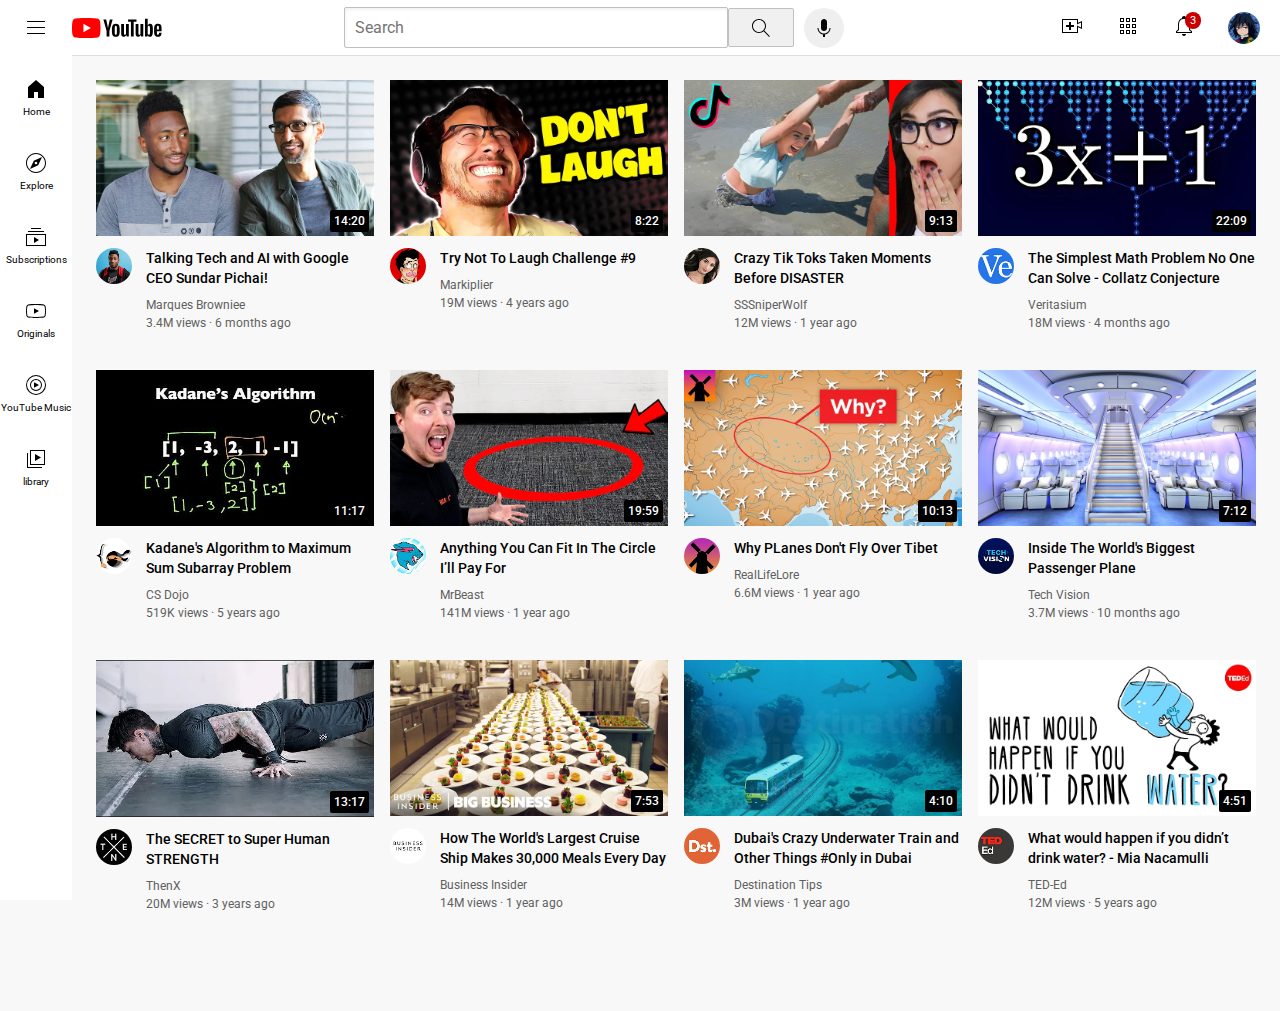
<file: index.html>
<!DOCTYPE html>
<html>
    <head>
        <title>Youtube.com clone</title>
        <link rel="preconnect" href="https://fonts.googleapis.com">
        <link rel="preconnect" href="https://fonts.gstatic.com" crossorigin>
        <link href="https://fonts.googleapis.com/css2?family=Roboto:wght@400;500;700&display=swap" rel="stylesheet">
        <link rel="stylesheet" href="styles/general.css">
        <link rel="stylesheet" href="styles/header.css">
        <link rel="stylesheet" href="styles/video.css">
        <link rel="stylesheet" href="styles/sidebar.css">
    </head>
    <body>
        <div class="header">
            <div class="left-section">
                <img class="hamburger-menu" src="icons/hamburger-menu.svg" alt="">
                <img class="youtube-logo" src="icons/youtube-logo.svg" alt="">
            </div>
            <div class="middle-section">
                <input class="search-bar" type="text" placeholder="Search">
            <button class="search-button">
                <img class="search-icon" src="icons/search.svg">
                <div class="tooltip">Search</div>
            </button>
            <button class="voice-search-button">
                <img class="voice-search-icon" src="icons/voice-search-icon.svg" alt="">
                <div class="tooltip">Search with your voice</div>
            </button>
            </div>
            <div class="right-section">
                <div class="upload-icon-container">
                    <img class="upload-icon" src="icons/upload.svg" alt="">
                    <div class="tooltip">Create</div>
                </div>
                <div class="youtube-apps-container">
                    <img class="youtube-apps-icon" src="icons/youtube-apps.svg" alt="">
                    <div class="tooltip">Youtube apps</div>
                </div>
               
                <div class="notifications-icon-container">
                    <div class="notification-icon-container"> 
                        <img class="notifications-icon" src="icons/notifications.svg" alt="">
                        <div class="tooltip">Notifications
                        </div>
                    </div>
                    <div class="notifications-count">3</div>
                </div>
                <img class="current-user-picture" src="channel images/unnamed.jpg" alt="">
            </div>
        </div>

        <div class="sidebar">
            <div class="sidebar-link">
                <img src="icons/home.svg" alt="">
                <div>Home</div>
            </div>
            <div class="sidebar-link">
                <img src="icons/explore.svg" alt="">
                <div>Explore</div>
            </div>
            <div class="sidebar-link">
                <img src="icons/subscriptions.svg" alt="">
                <div>Subscriptions</div>
            </div>
            <div class="sidebar-link">
                <img src="icons/originals.svg" alt="">
                <div>Originals</div>
            </div>
            <div class="sidebar-link">
                <img src="icons/youtube-music.svg" alt="">
                <div>YouTube Music</div>
            </div>
            <div class="sidebar-link">
                <img src="icons/library.svg" alt="">
                <div>library</div>
            </div>
        </div>

        <div class="video-grid">
            <div class="video-preview">
                <div class="thumbnail-row"> 
                    <a href="https://www.youtube.com/watch?v=n2RNcPRtAiY&ab_channel=MarquesBrownlee">
                        <img class="thumbnail" src="thumbnails/thumbnail-1.webp" >
                    </a>
                    <div class="video-time">14:20</div>
                </div>
                <div class="video-info-grid">
                    <a href="https://www.youtube.com/c/mkbhd">
                        <div class="channel-picture"><img class="profile-picture" src="channel images/channel-1.jpeg"></div>
                    </a>
                    <div class="video-info"> 
                        <a style=" text-decoration: none;
                        color: black;" href="https://www.youtube.com/watch?v=n2RNcPRtAiY&ab_channel=MarquesBrownlee">
                            <p class="video-title">Talking Tech and AI with Google CEO Sundar Pichai!</p>
                        </a>
                        <p class="video-author">Marques Browniee</p>
                        <p class="video-stats">3.4M views &#183; 6 months ago</p>
                    </div>
                </div>
            </div>
    
            <div class="video-preview">
                <div class="thumbnail-row"> 
                   <a href="https://www.youtube.com/watch?v=mP0RAo9SKZk&ab_channel=Markiplier">
                    <img class="thumbnail" src="thumbnails/thumbnail-2.webp">
                   </a>
                    <div class="video-time">8:22</div>
                </div>
                <div class="video-info-grid">
                    <div class="channel-picture">
                       <a href="https://www.youtube.com/c/markiplier">
                        <img class="profile-picture" src="channel images/channel-2.jpeg">
                       </a>
                    </div>
                    <div class="video-info"> 
                       <a style="text-decoration: none;
                       color: black;" href="https://www.youtube.com/watch?v=mP0RAo9SKZk&ab_channel=Markiplier">
                        <p class="video-title">
                            Try Not To Laugh Challenge #9
                        </p>
                       </a>
                        <p class="video-author">Markiplier</p>
                        <p class="video-stats">19M views &#183; 4 years ago</p>
                    </div>
                </div>
            </div>
    
            <div class="video-preview">
                <div class="thumbnail-row"> 
                    <a href="https://www.youtube.com/watch?v=FgjPQQeTh1w&ab_channel=SSSniperWolf">
                        <img class="thumbnail" src="thumbnails/thumbnail-3.webp">
                    </a>
                    <div class="video-time">9:13</div>
                </div>
                <div class="video-info-grid">
                    <div class="channel-picture">
                        <a href="https://www.youtube.com/user/SSSniperWolf">
                            <img class="profile-picture" src="channel images/channel-3.jpeg">
                        </a>
                    </div>
                    <div class="video-info"> <a style="text-decoration: none;
                        color: black;" href="https://www.youtube.com/watch?v=FgjPQQeTh1w&ab_channel=SSSniperWolf">
                        <p class="video-title">Crazy Tik Toks Taken Moments Before DISASTER</p>
                    </a>
                        <p class="video-author">SSSniperWolf</p>
                        <p class="video-stats">12M views &#183; 1 year ago</p>
                    </div>
                </div>
            </div>
    
            <div class="video-preview">
                <div class="thumbnail-row"> 
                   <a href="https://www.youtube.com/watch?v=094y1Z2wpJg&ab_channel=Veritasium">
                    <img class="thumbnail" src="thumbnails/thumbnail-4.webp">
                   </a>
                    <div class="video-time">22:09</div>
                </div>
                <div class="video-info-grid">
                    <div class="channel-picture">
                        <a href="https://www.youtube.com/c/veritasium">
                            <img class="profile-picture" src="channel images/channel-4.jpeg">
                        </a>
                    </div>
                    <div class="video-info"> 
                        <a style="text-decoration: none;
                        color: black;" href="https://www.youtube.com/watch?v=094y1Z2wpJg&ab_channel=Veritasium">
                            <p class="video-title">
                                The Simplest Math Problem No One Can Solve - Collatz Conjecture
                            </p>
                        </a>
                        <p class="video-author">Veritasium</p>
                        <p class="video-stats">18M views &#183; 4 months ago</p>
                    </div>
                </div>
            </div>
    
            <div class="video-preview">
                <div class="thumbnail-row"> 
                    <a href="https://www.youtube.com/watch?v=86CQq3pKSUw&ab_channel=CSDojo">
                        <img class="thumbnail" src="thumbnails/thumbnail-5.webp">
                    </a>
                    <div class="video-time">11:17</div>
                </div>
                <div class="video-info-grid">
                    <div class="channel-picture">
                        <a href="https://www.youtube.com/c/CSDojo">
                            <img class="profile-picture" src="channel images/channel-5.jpeg">
                        </a>
                    </div>
                    <div class="video-info"> 
                        <a style="text-decoration: none;
                        color: black;" href="https://www.youtube.com/watch?v=86CQq3pKSUw&ab_channel=CSDojo">
                            <p class="video-title">
                                Kadane's Algorithm to Maximum Sum Subarray Problem
                            </p>
                        </a>
                        <p class="video-author">CS Dojo</p>
                        <p class="video-stats">519K views &#183; 5 years ago</p>
                    </div>
                </div>
            </div>
    
            <div class="video-preview">
                <div class="thumbnail-row"> 
                    <a href="https://www.youtube.com/watch?v=yXWw0_UfSFg&ab_channel=MrBeast">
                        <img class="thumbnail" src="thumbnails/thumbnail-6.webp">
                    </a>
                    <div class="video-time">19:59</div>
                </div>
                <div class="video-info-grid">
                    <div class="channel-picture">
                        <a href="https://www.youtube.com/channel/UCX6OQ3DkcsbYNE6H8uQQuVA">
                            <img class="profile-picture" src="channel images/channel-6.jpeg">
                        </a>
                    </div>
                    <div class="video-info"> 
                        <a style="text-decoration: none; color: black;" href="https://www.youtube.com/watch?v=yXWw0_UfSFg&ab_channel=MrBeast">
                            <p class="video-title">
                                Anything You Can Fit In The Circle I’ll Pay For
                            </p>
                        </a>
                        <p class="video-author">MrBeast</p>
                        <p class="video-stats">141M views &#183; 1 year ago</p>
                    </div>
                </div>
            </div>

            <div class="video-preview">
                <div class="thumbnail-row"> 
                    <a href="https://www.youtube.com/watch?v=fNVa1qMbF9Y&ab_channel=RealLifeLore">
                        <img class="thumbnail" src="thumbnails/thumbnail-7.webp">
                    </a>
                    <div class="video-time">10:13</div>
                </div>
                <div class="video-info-grid">
                    <div class="channel-picture">
                        <a href="https://www.youtube.com/channel/UCP5tjEmvPItGyLhmjdwP7Ww">
                            <img class="profile-picture" src="channel images/channel-7.jpeg">
                        </a>
                    </div>
                    <div class="video-info"> 
                        <a style="text-decoration: none;
                        color: black;" href="https://www.youtube.com/watch?v=fNVa1qMbF9Y&ab_channel=RealLifeLore">
                            <p class="video-title">
                               Why PLanes Don't Fly Over Tibet
                            </p>
                        </a>
                        <p class="video-author">RealLifeLore</p>
                        <p class="video-stats">6.6M views &#183; 1 year ago</p>
                    </div>
                </div>
            </div>

            <div class="video-preview">
                <div class="thumbnail-row"> 
                    <a href="https://www.youtube.com/watch?v=lFm4EM1juls&ab_channel=TechVision">
                        <img class="thumbnail" src="thumbnails/thumbnail-8.webp">
                    </a>
                    <div class="video-time">7:12</div>
                </div>
                <div class="video-info-grid">
                    <div class="channel-picture">
                        <a href="https://www.youtube.com/channel/UCHAK6CyegY22Zj2GWrcaIxg">
                            <img class="profile-picture" src="channel images/channel-8.jpeg">
                        </a>
                    </div>
                    <div class="video-info"> 
                        <a style="text-decoration: none;
                        color: black;" href="https://www.youtube.com/watch?v=lFm4EM1juls&ab_channel=TechVision">
                            <p class="video-title">
                                Inside The World's Biggest Passenger Plane
                            </p>
                        </a>
                        <p class="video-author">Tech Vision</p>
                        <p class="video-stats">3.7M views &#183; 10 months ago</p>
                    </div>
                </div>
            </div>

            <div class="video-preview">
                <div class="thumbnail-row"> 
                    <a href="https://www.youtube.com/watch?v=ixmxOlcrlUc&ab_channel=THENX">
                        <img class="thumbnail" src="thumbnails/thumbnail-9.webp">
                    </a>
                    <div class="video-time">13:17</div>
                </div>
                <div class="video-info-grid">
                    <div class="channel-picture">
                        <a href="https://www.youtube.com/c/OFFICIALTHENXSTUDIOS">
                            <img class="profile-picture" src="channel images/channel-9.jpeg">
                        </a>
                    </div>
                    <div class="video-info"> 
                        <a style="text-decoration: none;
                        color: black;" href="https://www.youtube.com/watch?v=ixmxOlcrlUc">
                            <p class="video-title">
                                The SECRET to Super Human STRENGTH
                            </p>
                        </a>
                        <p class="video-author">ThenX</p>
                        <p class="video-stats">20M views &#183; 3 years ago</p>
                    </div>
                </div>
            </div>

            <div class="video-preview">
                <div class="thumbnail-row"> 
                    <a href="https://www.youtube.com/watch?v=R2vXbFp5C9o&ab_channel=BusinessInsider">
                        <img class="thumbnail" src="thumbnails/thumbnail-10.webp">
                    </a>
                    <div class="video-time">7:53</div>
                </div>
                <div class="video-info-grid">
                    <div class="channel-picture">
                        <a href="https://www.youtube.com/user/businessinsider">
                            <img class="profile-picture" src="channel images/channel-10.jpeg">
                        </a>
                    </div>
                    <div class="video-info"> 
                        <a style="text-decoration: none;
                        color: black;" href="https://www.youtube.com/watch?v=R2vXbFp5C9o&ab_channel=BusinessInsider">
                            <p class="video-title">
                               How The World's Largest Cruise Ship Makes 30,000 Meals Every Day 
                            </p>
                        </a>
                        <p class="video-author">Business Insider</p>
                        <p class="video-stats">14M views &#183; 1 year ago</p>
                    </div>
                </div>
            </div>

            <div class="video-preview">
                <div class="thumbnail-row"> 
                    <a href="https://www.youtube.com/watch?v=0nZuYyXET3s&ab_channel=DestinationTips">
                        <img class="thumbnail" src="thumbnails/thumbnail-11.webp">
                    </a>
                    <div class="video-time">4:10</div>
                </div>
                <div class="video-info-grid">
                    <div class="channel-picture">
                        <a href="https://www.youtube.com/c/Destinationtips">
                            <img class="profile-picture" src="channel images/channel-11.jpeg">
                        </a>
                    </div>
                    <div class="video-info"> 
                        <a style="text-decoration: none;
                        color: black;" href="https://www.youtube.com/watch?v=0nZuYyXET3s&ab_channel=DestinationTips">
                            <p class="video-title">
                                Dubai's Crazy Underwater Train and Other Things #Only in Dubai
                            </p>
                        </a>
                        <p class="video-author">Destination Tips</p>
                        <p class="video-stats">3M views &#183; 1 year ago</p>
                    </div>
                </div>
            </div>

            <div class="video-preview">
                <div class="thumbnail-row"> 
                    <a href="https://www.youtube.com/watch?v=9iMGFqMmUFs&ab_channel=TED-Ed">
                        <img class="thumbnail" src="thumbnails/thumbnail-12.webp">
                    </a>
                    <div class="video-time">4:51</div>
                </div>
                <div class="video-info-grid">
                    <div class="channel-picture">
                        <a href="https://www.youtube.com/teded">
                            <img class="profile-picture" src="channel images/channel-12.jpeg">
                        </a>
                    </div>
                    <div class="video-info"> 
                        <a style="text-decoration: none;
                        color: black;" href="https://www.youtube.com/watch?v=9iMGFqMmUFs">
                            <p class="video-title">
                                What would happen if you didn’t drink water? - Mia Nacamulli
                            </p>
                        </a>
                        <p class="video-author">TED-Ed</p>
                        <p class="video-stats">12M views &#183; 5 years ago</p>
                    </div>
                </div>
            </div>
    
        </div>
       
    </body>
</html>
</file>
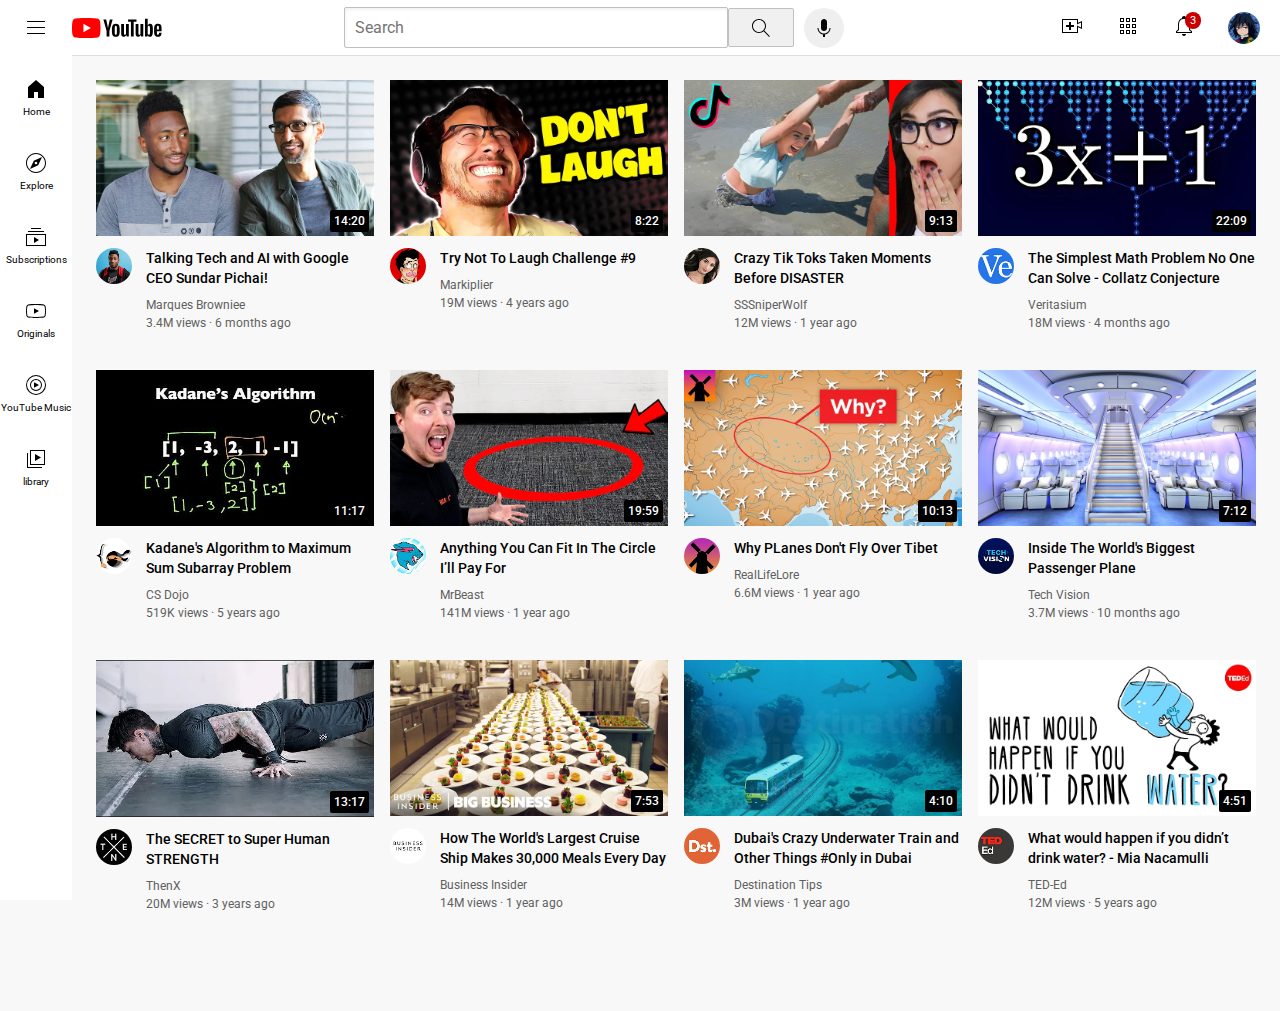
<file: youtube.html>
<!DOCTYPE html>
<html>
    <head>
        <title>Youtube.com clone</title>
        <link rel="preconnect" href="https://fonts.googleapis.com">
        <link rel="preconnect" href="https://fonts.gstatic.com" crossorigin>
        <link href="https://fonts.googleapis.com/css2?family=Roboto:wght@400;500;700&display=swap" rel="stylesheet">
        <link rel="stylesheet" href="styles/general.css">
        <link rel="stylesheet" href="styles/header.css">
        <link rel="stylesheet" href="styles/video.css">
        <link rel="stylesheet" href="styles/sidebar.css">
    </head>
    <body>
        <div class="header">
            <div class="left-section">
                <img class="hamburger-menu" src="icons/hamburger-menu.svg" alt="">
                <img class="youtube-logo" src="icons/youtube-logo.svg" alt="">
            </div>
            <div class="middle-section">
                <input class="search-bar" type="text" placeholder="Search">
            <button class="search-button">
                <img class="search-icon" src="icons/search.svg">
                <div class="tooltip">Search</div>
            </button>
            <button class="voice-search-button">
                <img class="voice-search-icon" src="icons/voice-search-icon.svg" alt="">
                <div class="tooltip">Search with your voice</div>
            </button>
            </div>
            <div class="right-section">
                <div class="upload-icon-container">
                    <img class="upload-icon" src="icons/upload.svg" alt="">
                    <div class="tooltip">Create</div>
                </div>
                <div class="youtube-apps-container">
                    <img class="youtube-apps-icon" src="icons/youtube-apps.svg" alt="">
                    <div class="tooltip">Youtube apps</div>
                </div>
               
                <div class="notifications-icon-container">
                    <div class="notification-icon-container"> 
                        <img class="notifications-icon" src="icons/notifications.svg" alt="">
                        <div class="tooltip">Notifications
                        </div>
                    </div>
                    <div class="notifications-count">3</div>
                </div>
                <img class="current-user-picture" src="channel images/unnamed.jpg" alt="">
            </div>
        </div>

        <div class="sidebar">
            <div class="sidebar-link">
                <img src="icons/home.svg" alt="">
                <div>Home</div>
            </div>
            <div class="sidebar-link">
                <img src="icons/explore.svg" alt="">
                <div>Explore</div>
            </div>
            <div class="sidebar-link">
                <img src="icons/subscriptions.svg" alt="">
                <div>Subscriptions</div>
            </div>
            <div class="sidebar-link">
                <img src="icons/originals.svg" alt="">
                <div>Originals</div>
            </div>
            <div class="sidebar-link">
                <img src="icons/youtube-music.svg" alt="">
                <div>YouTube Music</div>
            </div>
            <div class="sidebar-link">
                <img src="icons/library.svg" alt="">
                <div>library</div>
            </div>
        </div>

        <div class="video-grid">
            <div class="video-preview">
                <div class="thumbnail-row"> 
                    <a href="https://www.youtube.com/watch?v=n2RNcPRtAiY&ab_channel=MarquesBrownlee">
                        <img class="thumbnail" src="thumbnails/thumbnail-1.webp" >
                    </a>
                    <div class="video-time">14:20</div>
                </div>
                <div class="video-info-grid">
                    <a href="https://www.youtube.com/c/mkbhd">
                        <div class="channel-picture"><img class="profile-picture" src="channel images/channel-1.jpeg"></div>
                    </a>
                    <div class="video-info"> 
                        <a style=" text-decoration: none;
                        color: black;" href="https://www.youtube.com/watch?v=n2RNcPRtAiY&ab_channel=MarquesBrownlee">
                            <p class="video-title">Talking Tech and AI with Google CEO Sundar Pichai!</p>
                        </a>
                        <p class="video-author">Marques Browniee</p>
                        <p class="video-stats">3.4M views &#183; 6 months ago</p>
                    </div>
                </div>
            </div>
    
            <div class="video-preview">
                <div class="thumbnail-row"> 
                   <a href="https://www.youtube.com/watch?v=mP0RAo9SKZk&ab_channel=Markiplier">
                    <img class="thumbnail" src="thumbnails/thumbnail-2.webp">
                   </a>
                    <div class="video-time">8:22</div>
                </div>
                <div class="video-info-grid">
                    <div class="channel-picture">
                       <a href="https://www.youtube.com/c/markiplier">
                        <img class="profile-picture" src="channel images/channel-2.jpeg">
                       </a>
                    </div>
                    <div class="video-info"> 
                       <a style="text-decoration: none;
                       color: black;" href="https://www.youtube.com/watch?v=mP0RAo9SKZk&ab_channel=Markiplier">
                        <p class="video-title">
                            Try Not To Laugh Challenge #9
                        </p>
                       </a>
                        <p class="video-author">Markiplier</p>
                        <p class="video-stats">19M views &#183; 4 years ago</p>
                    </div>
                </div>
            </div>
    
            <div class="video-preview">
                <div class="thumbnail-row"> 
                    <a href="https://www.youtube.com/watch?v=FgjPQQeTh1w&ab_channel=SSSniperWolf">
                        <img class="thumbnail" src="thumbnails/thumbnail-3.webp">
                    </a>
                    <div class="video-time">9:13</div>
                </div>
                <div class="video-info-grid">
                    <div class="channel-picture">
                        <a href="https://www.youtube.com/user/SSSniperWolf">
                            <img class="profile-picture" src="channel images/channel-3.jpeg">
                        </a>
                    </div>
                    <div class="video-info"> <a style="text-decoration: none;
                        color: black;" href="https://www.youtube.com/watch?v=FgjPQQeTh1w&ab_channel=SSSniperWolf">
                        <p class="video-title">Crazy Tik Toks Taken Moments Before DISASTER</p>
                    </a>
                        <p class="video-author">SSSniperWolf</p>
                        <p class="video-stats">12M views &#183; 1 year ago</p>
                    </div>
                </div>
            </div>
    
            <div class="video-preview">
                <div class="thumbnail-row"> 
                   <a href="https://www.youtube.com/watch?v=094y1Z2wpJg&ab_channel=Veritasium">
                    <img class="thumbnail" src="thumbnails/thumbnail-4.webp">
                   </a>
                    <div class="video-time">22:09</div>
                </div>
                <div class="video-info-grid">
                    <div class="channel-picture">
                        <a href="https://www.youtube.com/c/veritasium">
                            <img class="profile-picture" src="channel images/channel-4.jpeg">
                        </a>
                    </div>
                    <div class="video-info"> 
                        <a style="text-decoration: none;
                        color: black;" href="https://www.youtube.com/watch?v=094y1Z2wpJg&ab_channel=Veritasium">
                            <p class="video-title">
                                The Simplest Math Problem No One Can Solve - Collatz Conjecture
                            </p>
                        </a>
                        <p class="video-author">Veritasium</p>
                        <p class="video-stats">18M views &#183; 4 months ago</p>
                    </div>
                </div>
            </div>
    
            <div class="video-preview">
                <div class="thumbnail-row"> 
                    <a href="https://www.youtube.com/watch?v=86CQq3pKSUw&ab_channel=CSDojo">
                        <img class="thumbnail" src="thumbnails/thumbnail-5.webp">
                    </a>
                    <div class="video-time">11:17</div>
                </div>
                <div class="video-info-grid">
                    <div class="channel-picture">
                        <a href="https://www.youtube.com/c/CSDojo">
                            <img class="profile-picture" src="channel images/channel-5.jpeg">
                        </a>
                    </div>
                    <div class="video-info"> 
                        <a style="text-decoration: none;
                        color: black;" href="https://www.youtube.com/watch?v=86CQq3pKSUw&ab_channel=CSDojo">
                            <p class="video-title">
                                Kadane's Algorithm to Maximum Sum Subarray Problem
                            </p>
                        </a>
                        <p class="video-author">CS Dojo</p>
                        <p class="video-stats">519K views &#183; 5 years ago</p>
                    </div>
                </div>
            </div>
    
            <div class="video-preview">
                <div class="thumbnail-row"> 
                    <a href="https://www.youtube.com/watch?v=yXWw0_UfSFg&ab_channel=MrBeast">
                        <img class="thumbnail" src="thumbnails/thumbnail-6.webp">
                    </a>
                    <div class="video-time">19:59</div>
                </div>
                <div class="video-info-grid">
                    <div class="channel-picture">
                        <a href="https://www.youtube.com/channel/UCX6OQ3DkcsbYNE6H8uQQuVA">
                            <img class="profile-picture" src="channel images/channel-6.jpeg">
                        </a>
                    </div>
                    <div class="video-info"> 
                        <a style="text-decoration: none; color: black;" href="https://www.youtube.com/watch?v=yXWw0_UfSFg&ab_channel=MrBeast">
                            <p class="video-title">
                                Anything You Can Fit In The Circle I’ll Pay For
                            </p>
                        </a>
                        <p class="video-author">MrBeast</p>
                        <p class="video-stats">141M views &#183; 1 year ago</p>
                    </div>
                </div>
            </div>

            <div class="video-preview">
                <div class="thumbnail-row"> 
                    <a href="https://www.youtube.com/watch?v=fNVa1qMbF9Y&ab_channel=RealLifeLore">
                        <img class="thumbnail" src="thumbnails/thumbnail-7.webp">
                    </a>
                    <div class="video-time">10:13</div>
                </div>
                <div class="video-info-grid">
                    <div class="channel-picture">
                        <a href="https://www.youtube.com/channel/UCP5tjEmvPItGyLhmjdwP7Ww">
                            <img class="profile-picture" src="channel images/channel-7.jpeg">
                        </a>
                    </div>
                    <div class="video-info"> 
                        <a style="text-decoration: none;
                        color: black;" href="https://www.youtube.com/watch?v=fNVa1qMbF9Y&ab_channel=RealLifeLore">
                            <p class="video-title">
                               Why PLanes Don't Fly Over Tibet
                            </p>
                        </a>
                        <p class="video-author">RealLifeLore</p>
                        <p class="video-stats">6.6M views &#183; 1 year ago</p>
                    </div>
                </div>
            </div>

            <div class="video-preview">
                <div class="thumbnail-row"> 
                    <a href="https://www.youtube.com/watch?v=lFm4EM1juls&ab_channel=TechVision">
                        <img class="thumbnail" src="thumbnails/thumbnail-8.webp">
                    </a>
                    <div class="video-time">7:12</div>
                </div>
                <div class="video-info-grid">
                    <div class="channel-picture">
                        <a href="https://www.youtube.com/channel/UCHAK6CyegY22Zj2GWrcaIxg">
                            <img class="profile-picture" src="channel images/channel-8.jpeg">
                        </a>
                    </div>
                    <div class="video-info"> 
                        <a style="text-decoration: none;
                        color: black;" href="https://www.youtube.com/watch?v=lFm4EM1juls&ab_channel=TechVision">
                            <p class="video-title">
                                Inside The World's Biggest Passenger Plane
                            </p>
                        </a>
                        <p class="video-author">Tech Vision</p>
                        <p class="video-stats">3.7M views &#183; 10 months ago</p>
                    </div>
                </div>
            </div>

            <div class="video-preview">
                <div class="thumbnail-row"> 
                    <a href="https://www.youtube.com/watch?v=ixmxOlcrlUc&ab_channel=THENX">
                        <img class="thumbnail" src="thumbnails/thumbnail-9.webp">
                    </a>
                    <div class="video-time">13:17</div>
                </div>
                <div class="video-info-grid">
                    <div class="channel-picture">
                        <a href="https://www.youtube.com/c/OFFICIALTHENXSTUDIOS">
                            <img class="profile-picture" src="channel images/channel-9.jpeg">
                        </a>
                    </div>
                    <div class="video-info"> 
                        <a style="text-decoration: none;
                        color: black;" href="https://www.youtube.com/watch?v=ixmxOlcrlUc">
                            <p class="video-title">
                                The SECRET to Super Human STRENGTH
                            </p>
                        </a>
                        <p class="video-author">ThenX</p>
                        <p class="video-stats">20M views &#183; 3 years ago</p>
                    </div>
                </div>
            </div>

            <div class="video-preview">
                <div class="thumbnail-row"> 
                    <a href="https://www.youtube.com/watch?v=R2vXbFp5C9o&ab_channel=BusinessInsider">
                        <img class="thumbnail" src="thumbnails/thumbnail-10.webp">
                    </a>
                    <div class="video-time">7:53</div>
                </div>
                <div class="video-info-grid">
                    <div class="channel-picture">
                        <a href="https://www.youtube.com/user/businessinsider">
                            <img class="profile-picture" src="channel images/channel-10.jpeg">
                        </a>
                    </div>
                    <div class="video-info"> 
                        <a style="text-decoration: none;
                        color: black;" href="https://www.youtube.com/watch?v=R2vXbFp5C9o&ab_channel=BusinessInsider">
                            <p class="video-title">
                               How The World's Largest Cruise Ship Makes 30,000 Meals Every Day 
                            </p>
                        </a>
                        <p class="video-author">Business Insider</p>
                        <p class="video-stats">14M views &#183; 1 year ago</p>
                    </div>
                </div>
            </div>

            <div class="video-preview">
                <div class="thumbnail-row"> 
                    <a href="https://www.youtube.com/watch?v=0nZuYyXET3s&ab_channel=DestinationTips">
                        <img class="thumbnail" src="thumbnails/thumbnail-11.webp">
                    </a>
                    <div class="video-time">4:10</div>
                </div>
                <div class="video-info-grid">
                    <div class="channel-picture">
                        <a href="https://www.youtube.com/c/Destinationtips">
                            <img class="profile-picture" src="channel images/channel-11.jpeg">
                        </a>
                    </div>
                    <div class="video-info"> 
                        <a style="text-decoration: none;
                        color: black;" href="https://www.youtube.com/watch?v=0nZuYyXET3s&ab_channel=DestinationTips">
                            <p class="video-title">
                                Dubai's Crazy Underwater Train and Other Things #Only in Dubai
                            </p>
                        </a>
                        <p class="video-author">Destination Tips</p>
                        <p class="video-stats">3M views &#183; 1 year ago</p>
                    </div>
                </div>
            </div>

            <div class="video-preview">
                <div class="thumbnail-row"> 
                    <a href="https://www.youtube.com/watch?v=9iMGFqMmUFs&ab_channel=TED-Ed">
                        <img class="thumbnail" src="thumbnails/thumbnail-12.webp">
                    </a>
                    <div class="video-time">4:51</div>
                </div>
                <div class="video-info-grid">
                    <div class="channel-picture">
                        <a href="https://www.youtube.com/teded">
                            <img class="profile-picture" src="channel images/channel-12.jpeg">
                        </a>
                    </div>
                    <div class="video-info"> 
                        <a style="text-decoration: none;
                        color: black;" href="https://www.youtube.com/watch?v=9iMGFqMmUFs">
                            <p class="video-title">
                                What would happen if you didn’t drink water? - Mia Nacamulli
                            </p>
                        </a>
                        <p class="video-author">TED-Ed</p>
                        <p class="video-stats">12M views &#183; 5 years ago</p>
                    </div>
                </div>
            </div>
    
        </div>
       
    </body>
</html>
</file>
<file: styles/general.css>
p{
    font-family: Roboto,Arial;
    margin-top: 0;
    margin-bottom: 0;
}
body{
    margin: 0;
    padding-bottom: 100px;
    padding-top: 80px;
    padding-left: 96px;
    padding-right: 24px;
    background-color: rgb(248, 248, 248);
}
</file>
<file: styles/header.css>
.header {
    height: 55px;
    background-color: white;
    display: flex;
    flex-direction: row;
    justify-content: space-between;
    position: fixed;
    top: 0;
    left: 0;
    right: 0;
    border-bottom: 0.8px solid rgb(222, 222, 222);
    z-index: 100;
  }
  

  .left-section {
    display: flex;
    align-items: center;
  }
  

  .hamburger-menu {
    height: 24px;
    margin: 0 24px;
  }
  

  .youtube-logo {
    height: 20px;
  }
  

  .middle-section {
    flex: 1;
    margin: 0 70px 0 35px;
    max-width: 500px;
    display: flex;
    align-items: center;
  }
  

  .search-bar {
    display: flex;
    flex: 1;
    height: 37px;
    padding-left: 10px;
    font-size: 16px;
    border: 1px solid rgb(192, 192, 192);
    border-radius: 2px;
    box-shadow: inset 1px 2px 3px rgba(0, 0, 0, 0.05);
    width: 0;
  }
  

  .search-bar::placeholder {
    font-family: 'Roboto', 'Arial';
    font-size: 16px;
  }

  .search-button {
    height: 39px;
    width: 66px;
    background-color: rgb(240, 240, 240);
    border-radius: 2px;
    border: 1px solid rgb(192, 192, 192);
    margin: -1px 10px 0 0;
    position: relative;
  }
  

  .search-button .tooltip,
  .voice-search-button .tooltip,
  .upload-icon-container .tooltip,
  .youtube-apps-container .tooltip,
  .notification-icon-container .tooltip {
    font-family: 'Roboto', 'Arial';
    position: absolute;
    background-color: gray;
    color: white;
    padding: 4px 8px;
    border-radius: 2px;
    font-size: 12px;
    bottom: -30px;
    opacity: 0;
    transition: opacity 0.15s;
    pointer-events: none;
    white-space: nowrap;
  }
  

  .search-button:hover .tooltip,
  .voice-search-button:hover .tooltip,
  .upload-icon-container:hover .tooltip,
  .youtube-apps-container:hover .tooltip,
  .notification-icon-container:hover .tooltip{
    opacity: 1;
  }
  

  .search-icon {
    height: 24px;
    margin-top: 4px;
  }
  

  .voice-search-button {
    height: 40px;
    width: 40px;
    border-radius: 20px;
    border: none;
    background-attachment: rgb(245, 245, 245);
  }
  

  .voice-search-icon {
    height: 24px;
    margin-top: 4px;
  }
  

  .right-section {
    width: 200px;
    margin-right: 20px;
    display: flex;
    align-items: center;
    justify-content: space-between;
    flex-shrink: 0;
  }
  
  .upload-icon {
    height: 24px;
  }
  
  .youtube-apps-icon {
    height: 24px;
  }
  
  .notifications-icon {
    height: 24px;
  }
  
  .notifications-icon-container {
    position: relative;
  }
  

  .notifications-count {
    position: absolute;
    top: -2px;
    right: -5px;
    background-color: rgb(200, 0, 0);
    color: white;
    font-family: 'Roboto', 'Arial';
    font-size: 11px;
    padding: 2px 5px;
    border-radius: 10px;
  }
 
  .current-user-picture {
    height: 32px;
    border-radius: 16px;
  }
</file>
<file: styles/video.css>
.thumbnail{
    width: 100%;
}
.video-title{
    margin-top: 0;
    font-size: 14px;
    font-weight: 500;
    line-height: 20px;
    margin-bottom: 10px;
}
.video-info-grid{
    display: grid;
    grid-template-columns: 50px 1fr;
}
.profile-picture{
    width: 36px;
    border-radius: 20px;
}
.thumbnail-row{
    margin-bottom: 8px;
    position: relative;
}
.video-author{
    font-size: 12px;
    color: rgb(96, 96, 96);
    margin-bottom: 4px;
}
.video-stats{
    color: rgb(96, 96, 96);
    font-size: 12px;
    margin-top: 0;
}
.video-grid{
    display: grid;
    grid-template-columns: 1fr 1fr 1fr ;
    column-gap: 16px;
    row-gap: 40px;
}

@media(max-width: 750px){
    .video-grid{
        grid-template-columns: 1fr 1fr;
    }
}

@media(min-width:751px) and (max-width:999px){
    .video-grid{
        grid-template-columns: 1fr 1fr 1fr;
    }
}

@media(min-width:1000px){
    .video-grid{
        grid-template-columns: 1fr 1fr 1fr 1fr;
    }
}

.video-time{
    background-color: black;
    color: white;
    position: absolute;
    bottom: 8px;
    right: 5px;
    font-family: Roboto,arial;
    font-size: 12px;
    font-weight: 500;
    padding: 4px;
    border-radius: 2px;
}
</file>
<file: styles/sidebar.css>
.sidebar{
    position: fixed;
    left: 0px;
    bottom: 0px;
    top: 55px;
    background-color: white;
    width: 72px;
    z-index: 200;
    padding-top: 5px;
}

.sidebar-link{
    height: 74px;
    display: flex;
    justify-content: center;
    align-items: center;
    flex-direction: column;
    cursor: pointer;
}
.sidebar-link:hover{
    background-color: rgb(235, 235, 235);
}
.sidebar-link img{
    margin-bottom: 5px;
    height: 24px;
}

.sidebar-link div{
    font-family: Roboto,Arial;
    font-size: 10px;

}
</file>
